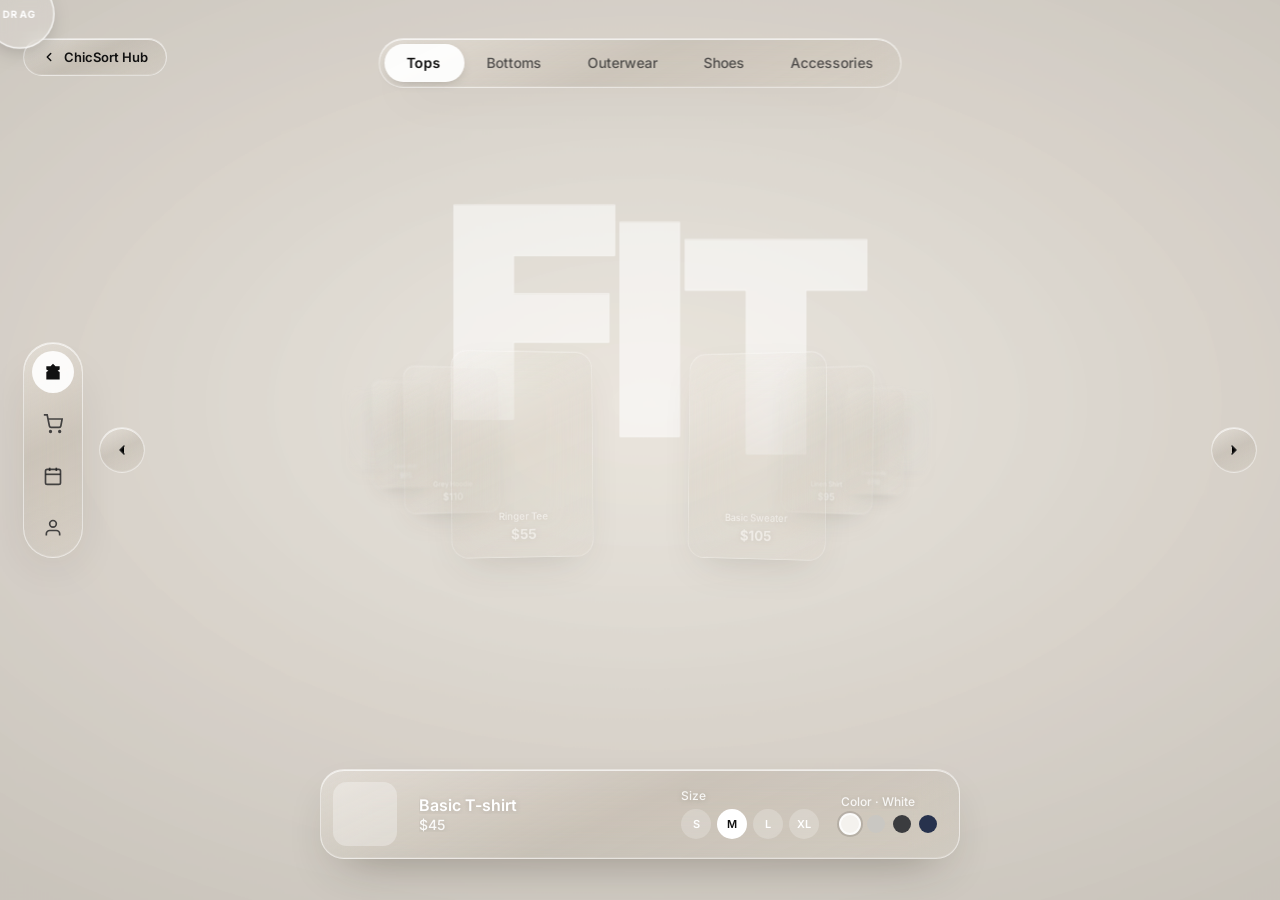
<file: virtualfit.html>
<!DOCTYPE html>
<html lang="en">
<head>
  <meta charset="UTF-8">
  <title>VirtualFit: Spatial Try-On</title>
  <meta name="viewport" content="width=device-width,initial-scale=1">
  <link rel="preconnect" href="https://fonts.googleapis.com">
  <link rel="preconnect" href="https://fonts.gstatic.com" crossorigin>
  <link href="https://fonts.googleapis.com/css2?family=Inter:wght@400;500;600;700;800;900&display=swap" rel="stylesheet">
  <style>
    :root {
      --ease: cubic-bezier(.2,.8,.2,1);
      --sans: "Inter", system-ui, -apple-system, sans-serif;
      --MH: min(78vh, 62vw);
      --CW: 170px;
      --room: url('https://images.higgs.ai/?default=1&output=webp&url=https%3A%2F%2Fd8j0ntlcm91z4.cloudfront.net%2Fuser_38xzZboKViGWJOttwIXH07lWA1P%2Fhf_20261104_080623_c94c85a3-23d5-4a0c-afff-41be1b5b8191.png&w=2400&q=85');
      --model: url('https://images.higgs.ai/?default=1&output=webp&url=https%3A%2F%2Fd8j0ntlcm91z4.cloudfront.net%2Fuser_38xzZboKViGWJOttwIXH07lWA1P%2Fhf_20261104_080717_e02cb856-b812-4c9b-9b86-8a741c7f65eb.png&w=2688&q=85');
      --garm: url('https://images.higgs.ai/?default=1&output=webp&url=https%3A%2F%2Fd8j0ntlcm91z4.cloudfront.net%2Fuser_38xzZboKViGWJOttwIXH07lWA1P%2Fhf_20261104_080719_f5a4cca2-cf42-4957-ab3b-ddec34d2b71a.png&w=2048&q=85');
    }

    @media (max-width: 767px) {
      :root {
        --MH: min(62vh, 128vw);
      }
    }

    * {
      box-sizing: border-box;
      margin: 0;
      padding: 0;
    }

    html, body {
      height: 100%;
      width: 100%;
    }

    body {
      background: #e9e4dc;
      color: #fff;
      font-family: var(--sans);
      overflow: hidden;
      -webkit-font-smoothing: antialiased;
      -moz-osx-font-smoothing: grayscale;
      user-select: none;
      -webkit-user-select: none;
    }

    button {
      font: inherit;
      color: inherit;
      background: none;
      border: none;
      outline: none;
      cursor: pointer;
    }

    @media (pointer: fine) {
      html, body, button, a {
        cursor: none !important;
      }
    }

    /* 3. Glass Material */
    .glass {
      background: linear-gradient(155deg, rgba(250,248,245,.30), rgba(150,144,136,.20) 48%, rgba(205,200,192,.24));
      backdrop-filter: blur(22px) saturate(1.5);
      -webkit-backdrop-filter: blur(22px) saturate(1.5);
      border: 1px solid rgba(255,255,255,.5);
      box-shadow: inset 0 1px 0 rgba(255,255,255,.7), inset 0 -1px 0 rgba(255,255,255,.12), 0 20px 50px -24px rgba(40,30,20,.45);
    }

    /* 1. Room background */
    .room {
      position: fixed;
      inset: -3%;
      z-index: 1;
      pointer-events: none;
      background: var(--room) center / cover no-repeat;
      filter: blur(2.5px) saturate(1.05);
      transform: scale(1.08);
      will-change: transform;
    }

    .room::after {
      content: '';
      position: absolute;
      inset: 0;
      background: radial-gradient(70% 60% at 50% 45%, rgba(255,252,246,.10), rgba(40,30,20,.16));
    }

    /* 2. Ghost FIT word */
    .ghost {
      position: fixed;
      left: 50%;
      top: calc(50% - var(--MH) * .42);
      transform: translate(-50%, 0);
      z-index: 2;
      pointer-events: none;
      white-space: nowrap;
      font-family: var(--sans);
      font-weight: 900;
      font-size: calc(var(--MH) * .42);
      line-height: .8;
      letter-spacing: -.04em;
      color: rgba(255,255,255,.3);
      -webkit-text-stroke: 1px rgba(255,255,255,.35);
      text-shadow: 0 1px 0 rgba(255,255,255,.35);
      will-change: transform;
    }

    .ghost span {
      display: inline-block;
      will-change: transform;
    }

    /* Back to ChicSort Pill */
    .back-btn {
      position: fixed;
      left: max(18px, 1.8vw);
      top: 4.2vh;
      z-index: 40;
      height: 38px;
      padding: 0 18px;
      border-radius: 999px;
      display: flex;
      align-items: center;
      gap: 8px;
      font-family: var(--sans);
      font-weight: 600;
      font-size: 13px;
      color: #111;
      text-decoration: none;
      transition: transform .2s var(--ease), background .2s;
    }
    .back-btn:hover {
      transform: scale(1.04);
    }
    .back-btn svg {
      width: 14px;
      height: 14px;
    }

    /* 4. Tabs */
    .tabs {
      position: fixed;
      left: 50%;
      transform: translateX(-50%);
      top: 4.2vh;
      z-index: 30;
      padding: 5px;
      border-radius: 999px;
      display: flex;
      align-items: center;
      gap: 2px;
    }

    .tab-pill {
      position: absolute;
      left: 0;
      top: 5px;
      height: calc(100% - 10px);
      border-radius: 999px;
      background: rgba(255,255,255,.92);
      box-shadow: 0 4px 14px -6px rgba(0,0,0,.3);
      pointer-events: none;
      transition: transform .6s var(--ease), width .6s var(--ease);
      z-index: 1;
    }

    .tab-btn {
      height: 38px;
      padding: 0 22px;
      font-family: var(--sans);
      font-weight: 500;
      font-size: 14px;
      color: rgba(30,30,32,.72);
      position: relative;
      z-index: 2;
      border-radius: 999px;
      transition: color .3s;
      white-space: nowrap;
    }

    .tab-btn.active {
      color: #111;
      font-weight: 600;
    }

    /* 5. Rail */
    .rail {
      position: fixed;
      left: max(18px, 1.8vw);
      top: 50%;
      transform: translateY(-50%);
      z-index: 30;
      padding: 8px;
      border-radius: 999px;
      display: flex;
      flex-direction: column;
      gap: 10px;
      align-items: center;
    }

    .rail-btn {
      width: 42px;
      height: 42px;
      border-radius: 50%;
      display: flex;
      align-items: center;
      justify-content: center;
      position: relative;
      color: rgba(30,30,32,.8);
      transition: background .25s, color .25s;
    }

    .rail-btn svg {
      width: 20px;
      height: 20px;
      stroke-width: 2;
    }

    .rail-btn:hover {
      background: rgba(255,255,255,.35);
    }

    .rail-btn.active {
      background: rgba(255,255,255,.9);
      color: #111;
    }

    /* 6. Stage & Arc */
    .stage {
      position: fixed;
      inset: 0;
      z-index: 10;
      touch-action: pan-y;
      overflow: hidden;
    }

    .arc {
      position: absolute;
      left: 50%;
      top: 50%;
      width: 0;
      height: 0;
    }

    .card {
      position: absolute;
      width: var(--CW);
      height: calc(var(--CW) * 1.42);
      left: calc(var(--CW) * -0.5);
      top: calc(var(--CW) * -0.71);
      border-radius: 22px;
      overflow: hidden;
      will-change: transform, opacity, filter;
      transform-origin: 50% 50%;
      cursor: pointer;
    }

    .card .g {
      position: absolute;
      left: 8%;
      right: 8%;
      top: 5%;
      height: 66%;
      filter: drop-shadow(0 14px 14px rgba(40,30,20,.22));
      background-image: var(--garm);
      background-size: 320% 212.5%;
      pointer-events: none;
    }

    .card .name {
      position: absolute;
      left: 0;
      right: 0;
      bottom: 17%;
      font-weight: 500;
      font-size: calc(var(--CW) * .068);
      text-align: center;
      color: #fff;
      text-shadow: 0 1px 8px rgba(0,0,0,.18);
      pointer-events: none;
    }

    .card .price {
      position: absolute;
      left: 0;
      right: 0;
      bottom: 7%;
      font-weight: 700;
      font-size: calc(var(--CW) * .095);
      text-align: center;
      color: #fff;
      text-shadow: 0 1px 8px rgba(0,0,0,.18);
      pointer-events: none;
    }

    .card .sheen {
      position: absolute;
      inset: 0;
      background: linear-gradient(105deg, transparent 40%, rgba(255,255,255,.5) 50%, transparent 60%);
      transform: translateX(-100%);
      pointer-events: none;
    }

    /* 7. Model */
    .model {
      position: fixed;
      left: 50%;
      transform: translateX(-50%);
      bottom: 0;
      height: var(--MH);
      aspect-ratio: 524 / 1360;
      z-index: 50;
      pointer-events: none;
      overflow: visible;
    }

    #mCur, #mNext {
      position: absolute;
      inset: 0;
      background-image: var(--model);
      background-size: 513% 111.76%;
      background-position-y: 100%;
      will-change: clip-path, transform;
    }

    #mCur {
      opacity: 0;
    }

    #mNext {
      clip-path: inset(0 0 100% 0);
    }

    .model .grid {
      position: absolute;
      inset: 0;
      background: repeating-linear-gradient(0deg, transparent 0 5px, rgba(255,255,255,.22) 5px 6px);
      mix-blend-mode: screen;
      pointer-events: none;
      clip-path: inset(0 0 100% 0);
      will-change: clip-path;
    }

    .model .scan {
      position: absolute;
      left: -14%;
      width: 128%;
      height: 2px;
      top: 0;
      background: linear-gradient(to right, transparent, #fff 18%, #fff 82%, transparent);
      box-shadow: 0 0 18px 4px rgba(255,255,255,.75), 0 0 60px 10px rgba(190,225,255,.45);
      opacity: 0;
      pointer-events: none;
      will-change: top, transform, opacity;
    }

    .model .scan::after {
      content: '';
      position: absolute;
      left: 0;
      right: 0;
      bottom: 2px;
      height: calc(var(--MH) * .12);
      background: linear-gradient(to top, rgba(220,238,255,.32), transparent);
      pointer-events: none;
    }

    /* 8. Arrows */
    .arrow-btn {
      position: fixed;
      top: 50%;
      transform: translateY(-50%);
      z-index: 30;
      width: 46px;
      height: 46px;
      border-radius: 50%;
      display: flex;
      align-items: center;
      justify-content: center;
      color: #222;
      transition: transform .2s var(--ease), background .25s;
    }

    .arrow-btn:hover {
      transform: translateY(-50%) scale(1.08);
    }

    .arrow-btn svg {
      width: 16px;
      height: 16px;
      stroke: #222;
      stroke-width: 2.2;
      stroke-linecap: round;
      stroke-linejoin: round;
    }

    .arrow-prev {
      left: calc(max(18px, 1.8vw) + 76px);
    }

    .arrow-next {
      right: max(18px, 1.8vw);
    }

    /* 9. Buy Card */
    .buy {
      position: fixed;
      left: 50%;
      transform: translateX(-50%);
      bottom: 4.6vh;
      z-index: 60;
      width: min(640px, calc(100vw - 32px));
      display: flex;
      align-items: center;
      gap: 22px;
      padding: 12px 22px 12px 12px;
      border-radius: 24px;
      color: #fff;
      text-shadow: 0 1px 6px rgba(0,0,0,.18);
    }

    .buy-thumb {
      width: 64px;
      height: 64px;
      border-radius: 14px;
      background: rgba(255,255,255,.3);
      position: relative;
      overflow: hidden;
      flex-shrink: 0;
    }

    .thumb-g {
      position: absolute;
      inset: 6px;
      background-image: var(--garm);
      background-size: 320% 212.5%;
      filter: drop-shadow(0 6px 6px rgba(40,30,20,.2));
      will-change: transform;
    }

    .buy-info {
      flex: 1;
      min-width: 0;
      display: flex;
      flex-direction: column;
      gap: 2px;
    }

    .ln {
      position: relative;
      height: 1.15em;
      overflow: hidden;
      display: block;
    }

    .ln > div {
      white-space: nowrap;
      text-overflow: ellipsis;
      overflow: hidden;
    }

    .buy-name {
      font-weight: 600;
      font-size: 16px;
      color: #fff;
    }

    .buy-price {
      font-weight: 500;
      font-size: 14px;
      color: rgba(255,255,255,.9);
    }

    .buy-group {
      display: flex;
      flex-direction: column;
      gap: 6px;
    }

    .group-label {
      font-size: 12px;
      font-weight: 500;
      color: rgba(255,255,255,.85);
      line-height: 1.15;
    }

    .size-chips {
      display: flex;
      gap: 6px;
    }

    .chip {
      width: 30px;
      height: 30px;
      border-radius: 50%;
      background: rgba(255,255,255,.22);
      color: #fff;
      display: inline-flex;
      align-items: center;
      justify-content: center;
      font-size: 11px;
      font-weight: 600;
      cursor: pointer;
      transition: transform .15s, background .25s, color .25s;
    }

    .chip:active {
      transform: scale(0.9);
    }

    .chip.active {
      background: #fff;
      color: #111;
    }

    .color-dots {
      display: flex;
      gap: 8px;
      align-items: center;
    }

    .dot {
      width: 18px;
      height: 18px;
      border-radius: 50%;
      cursor: pointer;
      transition: transform .2s, box-shadow .2s;
    }

    .dot.active {
      box-shadow: 0 0 0 2px rgba(255,255,255,.95), 0 0 0 4px rgba(0,0,0,.12);
    }

    /* 10. Cursor */
    .cur {
      width: 58px;
      height: 58px;
      position: fixed;
      top: 0;
      left: 0;
      z-index: 100;
      pointer-events: none;
      display: flex;
      align-items: center;
      justify-content: center;
      will-change: transform;
      opacity: 0;
      transition: opacity 0.25s ease;
    }

    @media (hover: none), (pointer: coarse) {
      .cur {
        display: none !important;
      }
    }

    .cur-ring {
      position: absolute;
      inset: 0;
      border-radius: 50%;
      border: 1.5px solid rgba(255,255,255,.95);
      background: rgba(255,255,255,.14);
      backdrop-filter: blur(6px);
      -webkit-backdrop-filter: blur(6px);
      box-shadow: 0 6px 20px -8px rgba(0,0,0,.35);
      transition: transform .5s var(--ease), background .5s var(--ease), border-color .5s var(--ease);
    }

    .cur-dot {
      width: 6px;
      height: 6px;
      border-radius: 50%;
      background: #fff;
      position: relative;
      z-index: 2;
      transition: opacity .4s var(--ease), transform .4s var(--ease);
    }

    .cur-text {
      position: absolute;
      font-family: var(--sans);
      font-weight: 700;
      font-size: 10px;
      letter-spacing: .12em;
      text-align: center;
      white-space: nowrap;
      opacity: 0;
      transform: scale(.7);
      transition: opacity .45s var(--ease), transform .45s var(--ease);
      z-index: 3;
    }

    .cur-text.try {
      color: #111;
    }

    .cur-text.drag {
      color: #fff;
    }

    /* Cursor states */
    .cur.is-try .cur-ring {
      transform: scale(1.5);
      background: rgba(255,255,255,.92);
    }
    .cur.is-try .cur-dot {
      opacity: 0;
      transform: scale(0);
    }
    .cur.is-try .cur-text.try {
      opacity: 1;
      transform: scale(1);
    }

    .cur.is-drag .cur-ring {
      transform: scale(1.2);
    }
    .cur.is-drag .cur-dot {
      opacity: 0;
      transform: scale(0);
    }
    .cur.is-drag .cur-text.drag {
      opacity: 1;
      transform: scale(1);
    }

    .cur.is-btn .cur-ring {
      transform: scale(0.6);
    }
    .cur.is-btn .cur-dot {
      opacity: 0;
      transform: scale(0);
    }

    .cur.is-down .cur-ring {
      transform: scale(1.05);
    }
    .cur.is-try.is-down .cur-ring {
      transform: scale(1.4);
    }
    .cur.is-drag.is-down .cur-ring {
      transform: scale(1.15);
    }

    /* 9. Phones (<=767px) */
    @media (max-width: 767px) {
      .tabs {
        top: 2vh;
        max-width: calc(100vw - 24px);
        overflow-x: auto;
        scrollbar-width: none;
      }
      .tabs::-webkit-scrollbar {
        display: none;
      }
      .tab-btn {
        height: 32px;
        padding: 0 13px;
        font-size: 12px;
      }
      .rail {
        left: 10px;
        top: auto;
        bottom: calc(4.6vh + 150px);
        transform: none;
      }
      .rail-btn {
        width: 34px;
        height: 34px;
      }
      .rail-btn svg {
        width: 16px;
        height: 16px;
      }
      .arrow-btn {
        display: none;
      }
      .buy {
        flex-wrap: wrap;
        gap: 12px;
        padding: 12px 16px;
        bottom: 2vh;
      }
      .buy-info {
        flex: 1 1 50%;
      }
      .back-btn {
        top: 2vh;
        padding: 0 12px;
        font-size: 11px;
        height: 32px;
      }
    }
  </style>
</head>
<body>

  <!-- Room Background -->
  <div class="room" id="room"></div>

  <!-- Ghost FIT Word -->
  <div class="ghost" id="ghost">
    <span>F</span><span>I</span><span>T</span>
  </div>

  <!-- Back to ChicSort Link -->
  <a href="index.html" class="glass back-btn" id="btn-back">
    <svg viewBox="0 0 24 24" fill="none" stroke="currentColor" stroke-width="2.5" stroke-linecap="round" stroke-linejoin="round">
      <polyline points="15 18 9 12 15 6"></polyline>
    </svg>
    <span>ChicSort Hub</span>
  </a>

  <!-- Top Category Tabs -->
  <nav class="tabs glass" id="tabs">
    <div class="tab-pill" id="tabPill"></div>
    <button class="tab-btn active" data-tab="0">Tops</button>
    <button class="tab-btn" data-tab="1">Bottoms</button>
    <button class="tab-btn" data-tab="2">Outerwear</button>
    <button class="tab-btn" data-tab="3">Shoes</button>
    <button class="tab-btn" data-tab="4">Accessories</button>
  </nav>

  <!-- Left Tool Rail -->
  <div class="rail glass" id="rail">
    <button class="rail-btn active" title="Virtual Wardrobe">
      <svg viewBox="0 0 24 24" fill="currentColor">
        <path d="M12 2L9 5H4v4l2.5 1.5L4 12v9h16v-9l-2.5-1.5L20 9V5h-5l-3-3z"/>
      </svg>
    </button>
    <button class="rail-btn" title="Cart">
      <svg viewBox="0 0 24 24" fill="none" stroke="currentColor">
        <circle cx="9" cy="21" r="1"/>
        <circle cx="20" cy="21" r="1"/>
        <path d="M1 1h4l2.68 13.39a2 2 0 0 0 2 1.61h9.72a2 2 0 0 0 2-1.61L23 6H6"/>
      </svg>
    </button>
    <button class="rail-btn" title="Calendar Log">
      <svg viewBox="0 0 24 24" fill="none" stroke="currentColor">
        <rect x="3" y="4" width="18" height="18" rx="2" ry="2"/>
        <line x1="16" y1="2" x2="16" y2="6"/>
        <line x1="8" y1="2" x2="8" y2="6"/>
        <line x1="3" y1="10" x2="21" y2="10"/>
      </svg>
    </button>
    <button class="rail-btn" title="User Profile">
      <svg viewBox="0 0 24 24" fill="none" stroke="currentColor">
        <path d="M20 21v-2a4 4 0 0 0-4-4H8a4 4 0 0 0-4 4v2"/>
        <circle cx="12" cy="7" r="4"/>
      </svg>
    </button>
  </div>

  <!-- Central Model with Scanline & Reveal Layers -->
  <div class="model" id="model">
    <div id="mCur"></div>
    <div id="mNext"></div>
    <div class="grid" id="mGrid"></div>
    <div class="scan" id="mScan"></div>
  </div>

  <!-- Navigation Arrows -->
  <button class="arrow-btn arrow-prev glass" id="btnPrev" aria-label="Previous Outfit">
    <svg viewBox="0 0 24 24">
      <polyline points="15 18 9 12 15 6"></polyline>
    </svg>
  </button>
  <button class="arrow-btn arrow-next glass" id="btnNext" aria-label="Next Outfit">
    <svg viewBox="0 0 24 24">
      <polyline points="9 18 15 12 9 6"></polyline>
    </svg>
  </button>

  <!-- 3D Arc Stage -->
  <div class="stage" id="stage">
    <div class="arc" id="arc"></div>
  </div>

  <!-- Buy Floating Glass Card -->
  <div class="buy glass" id="buyCard">
    <div class="buy-thumb">
      <div class="thumb-g" id="thumbG"></div>
    </div>
    <div class="buy-info">
      <div class="ln buy-name" id="nameContainer"></div>
      <div class="ln buy-price" id="priceContainer"></div>
    </div>
    <div class="buy-group">
      <span class="group-label">Size</span>
      <div class="size-chips" id="sizeChips">
        <button class="chip" data-size="S">S</button>
        <button class="chip active" data-size="M">M</button>
        <button class="chip" data-size="L">L</button>
        <button class="chip" data-size="XL">XL</button>
      </div>
    </div>
    <div class="buy-group">
      <div class="ln group-label" id="colorLabelContainer"></div>
      <div class="color-dots" id="colorDots"></div>
    </div>
  </div>

  <!-- Spatial Custom Cursor -->
  <div class="cur" id="cursor">
    <div class="cur-ring"></div>
    <div class="cur-dot"></div>
    <span class="cur-text try">TRY ON</span>
    <span class="cur-text drag">DRAG</span>
  </div>

  <script>
    // 3. Exact Data Array
    const ITEMS = [
      {n:"Basic T-shirt", p:45,  g:[1.14,3.06],  m:.37,   c:[["White","#f4f2ee"],["Ash","#c9c7c2"],["Charcoal","#3b3c3f"],["Navy","#27324d"]]},
      {n:"Basic Sweater", p:105, g:[49.7,1.39],  m:25.0,  c:[["White","#f6f4ef"],["Oat","#ddd3c2"],["Sage","#b9c2ae"],["Black","#1f1f21"]]},
      {n:"Linen Shirt",   p:95,  g:[98.2,3.33],  m:49.86, c:[["White","#f7f6f1"],["Sand","#d9ccb4"],["Sky","#bcd0e2"],["Olive","#717556"]]},
      {n:"Grey Hoodie",   p:110, g:[1.14,93.3],  m:74.77, c:[["Heather","#a9a9a8"],["Bone","#e6e1d6"],["Forest","#33463a"],["Black","#1f1f21"]]},
      {n:"Ringer Tee",    p:55,  g:[49.7,95.3],  m:99.35, c:[["White / Black","#f4f2ee"],["Cream / Navy","#efe6d3"],["Grey / Red","#c9c7c2"],["White / Green","#e9efe8"]]}
    ];

    // Reduced motion preference
    const prefersReducedMotion = window.matchMedia('(prefers-reduced-motion: reduce)').matches;

    // State Variables
    let pos = 0;
    let target = 0;
    let intro = prefersReducedMotion ? 1 : 0;
    let activeOutfitIdx = -1;
    let currentColorIdx = 0;
    let isDragging = false;
    let dragStartX = 0;
    let dragStartPos = 0;
    let lastDragX = 0;
    let lastDragTime = 0;
    let dragVelocity = 0;

    // Smoothed pointer for parallax & tilt
    let rawPointerX = 0.5;
    let rawPointerY = 0.5;
    let sx = 0;
    let sy = 0;

    // Cursor tracking
    let curX = window.innerWidth / 2;
    let curY = window.innerHeight / 2;
    let curTargetX = curX;
    let curTargetY = curY;
    let curMode = ''; // 'try', 'drag', 'btn'

    // DOM Elements
    const roomEl = document.getElementById('room');
    const ghostEl = document.getElementById('ghost');
    const ghostSpans = ghostEl.querySelectorAll('span');
    const arcEl = document.getElementById('arc');
    const mCur = document.getElementById('mCur');
    const mNext = document.getElementById('mNext');
    const mGrid = document.getElementById('mGrid');
    const mScan = document.getElementById('mScan');
    const thumbG = document.getElementById('thumbG');
    const nameContainer = document.getElementById('nameContainer');
    const priceContainer = document.getElementById('priceContainer');
    const colorLabelContainer = document.getElementById('colorLabelContainer');
    const colorDotsContainer = document.getElementById('colorDots');
    const cursorEl = document.getElementById('cursor');
    const tabPill = document.getElementById('tabPill');
    const stageEl = document.getElementById('stage');
    const btnPrev = document.getElementById('btnPrev');
    const btnNext = document.getElementById('btnNext');

    // 10 Cards in Arc (5 items duplicated for seamless looping)
    const cards = [];
    const seeds = Array.from({ length: 10 }, () => Math.random() * Math.PI * 2);

    for (let i = 0; i < 10; i++) {
      const item = ITEMS[i % 5];
      const card = document.createElement('div');
      card.className = 'card glass';
      card.innerHTML = `
        <div class="g" style="background-position:${item.g[0]}% ${item.g[1]}%"></div>
        <div class="name">${item.n}</div>
        <div class="price">$${item.p}</div>
        <div class="sheen"></div>
      `;
      arcEl.appendChild(card);
      cards.push(card);

      // Card hover sheen trigger
      if (!prefersReducedMotion) {
        card.addEventListener('mouseenter', () => {
          const sheen = card.querySelector('.sheen');
          if (sheen) {
            sheen.animate([
              { transform: 'translateX(-100%)' },
              { transform: 'translateX(100%)' }
            ], { duration: 1000, easing: 'cubic-bezier(.2,.8,.2,1)' });
          }
        });
      }

      // Card click
      card.addEventListener('click', (e) => {
        if (Math.abs(lastDragX - dragStartX) < 6) {
          // Bring clicked card to center
          target = Math.round(pos + (((i - pos + 5) % 10 + 10) % 10 - 5));
        }
      });
    }

    // Set Card Width Responsive
    function updateCardWidth() {
      const isPhone = window.innerWidth <= 767;
      const cw = isPhone 
        ? Math.min(window.innerWidth * 0.30, 170)
        : Math.min(window.innerWidth * 0.148, window.innerHeight * 0.33);
      document.documentElement.style.setProperty('--CW', `${cw}px`);
    }
    updateCardWidth();
    window.addEventListener('resize', updateCardWidth);

    // Initial Tab Pill Position
    function positionTabPill(tabBtn) {
      if (!tabBtn) return;
      tabPill.style.width = `${tabBtn.offsetWidth}px`;
      tabPill.style.transform = `translateX(${tabBtn.offsetLeft}px)`;
    }
    const initialActiveTab = document.querySelector('.tab-btn.active');
    setTimeout(() => positionTabPill(initialActiveTab), 50);

    // Tab clicks: slide pill & add 5 to target
    document.querySelectorAll('.tab-btn').forEach(btn => {
      btn.addEventListener('click', () => {
        document.querySelectorAll('.tab-btn').forEach(b => b.classList.remove('active'));
        btn.classList.add('active');
        positionTabPill(btn);
        target += 5; // do a full lap and land back on same garment
      });
    });

    // Arrow Buttons
    btnPrev.addEventListener('click', () => { target -= 1; });
    btnNext.addEventListener('click', () => { target += 1; });

    // Keyboard Arrow Keys
    window.addEventListener('keydown', (e) => {
      if (e.key === 'ArrowLeft') target -= 1;
      if (e.key === 'ArrowRight') target += 1;
    });

    // Mouse Wheel
    let wheelDeltaAccumulator = 0;
    let lastWheelStepTime = 0;
    window.addEventListener('wheel', (e) => {
      const now = performance.now();
      wheelDeltaAccumulator += (Math.abs(e.deltaX) > Math.abs(e.deltaY) ? e.deltaX : e.deltaY);
      if (Math.abs(wheelDeltaAccumulator) >= 60 && now - lastWheelStepTime >= 260) {
        target += Math.sign(wheelDeltaAccumulator);
        wheelDeltaAccumulator = 0;
        lastWheelStepTime = now;
      }
    }, { passive: true });

    // Stage Pointer Drag Handling
    stageEl.addEventListener('pointerdown', (e) => {
      if (e.target.closest('.card')) {
        // card may be clicked or dragged
      }
      isDragging = true;
      dragStartX = e.clientX;
      lastDragX = e.clientX;
      lastDragTime = performance.now();
      dragStartPos = pos;
      dragVelocity = 0;
      stageEl.setPointerCapture(e.pointerId);
    });

    stageEl.addEventListener('pointermove', (e) => {
      if (!isDragging) return;
      const now = performance.now();
      const dt = now - lastDragTime;
      const dx = e.clientX - lastDragX;
      if (dt > 0) {
        dragVelocity = dx / dt;
      }
      lastDragX = e.clientX;
      lastDragTime = now;

      const isPhone = window.innerWidth <= 767;
      const W = window.innerWidth;
      const xs1 = isPhone ? 0.36 * W : 0.215 * W;
      const totalDx = e.clientX - dragStartX;
      pos = dragStartPos - (totalDx / xs1);
    });

    function endDrag() {
      if (!isDragging) return;
      isDragging = false;
      target = Math.round(pos - dragVelocity * 3.2);
    }
    stageEl.addEventListener('pointerup', endDrag);
    stageEl.addEventListener('pointercancel', endDrag);

    // Global Pointer Coordinates for Cursor & Parallax
    window.addEventListener('pointermove', (e) => {
      if (cursorEl) cursorEl.style.opacity = '1';
      curTargetX = e.clientX;
      curTargetY = e.clientY;
      rawPointerX = e.clientX / window.innerWidth;
      rawPointerY = e.clientY / window.innerHeight;

      // Determine Cursor Mode
      const targetEl = e.target;
      if (targetEl.closest('button, a, .chip, .dot, .tab-btn, .rail-btn')) {
        curMode = 'btn';
      } else if (targetEl.closest('.card')) {
        curMode = 'try';
      } else if (isDragging || targetEl.closest('.stage')) {
        curMode = 'drag';
      } else {
        curMode = '';
      }
    });

    window.addEventListener('pointerdown', () => cursorEl.classList.add('is-down'));
    window.addEventListener('pointerup', () => cursorEl.classList.remove('is-down'));

    // Buy Card Rolling Text Update
    function rollText(container, newText) {
      const oldEl = container.firstElementChild;
      if (oldEl && oldEl.textContent === newText) return;

      const newEl = document.createElement('div');
      newEl.textContent = newText;
      newEl.style.position = 'absolute';
      newEl.style.left = '0';
      newEl.style.top = '0';
      newEl.style.width = '100%';
      newEl.style.transform = 'translateY(110%)';
      container.appendChild(newEl);

      if (prefersReducedMotion) {
        if (oldEl) oldEl.remove();
        newEl.style.position = 'relative';
        newEl.style.transform = 'none';
        return;
      }

      if (oldEl) {
        oldEl.animate(
          [{ transform: 'translateY(0)' }, { transform: 'translateY(-110%)' }],
          { duration: 620, easing: 'cubic-bezier(.2,.8,.2,1)', fill: 'forwards' }
        ).onfinish = () => oldEl.remove();
      }

      newEl.animate(
        [{ transform: 'translateY(110%)' }, { transform: 'translateY(0)' }],
        { duration: 620, easing: 'cubic-bezier(.2,.8,.2,1)', fill: 'forwards' }
      );
    }

    // Size Chips Click Handling
    document.getElementById('sizeChips').querySelectorAll('.chip').forEach(chip => {
      chip.addEventListener('click', () => {
        document.querySelectorAll('.chip').forEach(c => c.classList.remove('active'));
        chip.classList.add('active');
      });
    });

    // Active animations tracking
    let activeScanAnimations = [];

    // 6. Try-On Scan Function (950 ms)
    function runTryOn(itemIndex) {
      activeOutfitIdx = itemIndex;
      const item = ITEMS[itemIndex];

      // 1. Update Buy Card
      rollText(nameContainer, item.n);
      rollText(priceContainer, `$${item.p}`);

      // Thumbnail jump & animate
      thumbG.style.backgroundPosition = `${item.g[0]}% ${item.g[1]}%`;
      if (!prefersReducedMotion) {
        thumbG.animate(
          [{ transform: 'translateY(70%) scale(.8)' }, { transform: 'translateY(0) scale(1)' }],
          { duration: 650, easing: 'cubic-bezier(.2,.8,.2,1)' }
        );
      }

      // Rebuild Color Dots
      colorDotsContainer.innerHTML = '';
      currentColorIdx = 0;
      rollText(colorLabelContainer, `Color · ${item.c[0][0]}`);

      item.c.forEach(([colorName, colorHex], cIdx) => {
        const dot = document.createElement('div');
        dot.className = `dot ${cIdx === 0 ? 'active' : ''}`;
        dot.style.background = colorHex;
        dot.addEventListener('click', () => {
          colorDotsContainer.querySelectorAll('.dot').forEach(d => d.classList.remove('active'));
          dot.classList.add('active');
          rollText(colorLabelContainer, `Color · ${colorName}`);
        });
        colorDotsContainer.appendChild(dot);
      });

      // Reduced motion bypass
      if (prefersReducedMotion) {
        mCur.style.backgroundPositionX = `${item.m}%`;
        mCur.style.opacity = '1';
        return;
      }

      // 2. Cancel running animations
      activeScanAnimations.forEach(anim => {
        try { anim.cancel(); } catch (err) {}
      });
      activeScanAnimations = [];

      // 3. Set #mNext crop
      mNext.style.backgroundPositionX = `${item.m}%`;

      // Animation 1: #mNext clip (950ms)
      const animNext = mNext.animate(
        [{ clipPath: 'inset(0 0 100% 0)' }, { clipPath: 'inset(0 0 0% 0)' }],
        { duration: 950, easing: 'cubic-bezier(.65,0,.35,1)', fill: 'forwards' }
      );

      // Animation 2: .grid clip (1092ms)
      const animGrid = mGrid.animate(
        [
          { clipPath: 'inset(0 0 100% 0)' },
          { clipPath: 'inset(0 0 0 0)', offset: 0.5 },
          { clipPath: 'inset(100% 0 0 0)' }
        ],
        { duration: 1092, easing: 'cubic-bezier(.65,0,.35,1)', fill: 'forwards' }
      );

      // Animation 3: .scan line (950ms)
      const animScan = mScan.animate(
        [
          { top: '0%', transform: 'scaleX(0.2)', opacity: 0 },
          { top: '6%', transform: 'scaleX(1)', opacity: 1, offset: 0.08 },
          { top: '94%', transform: 'scaleX(1)', opacity: 1, offset: 0.92 },
          { top: '100%', transform: 'scaleX(0.2)', opacity: 0 }
        ],
        { duration: 950, easing: 'cubic-bezier(.65,0,.35,1)', fill: 'forwards' }
      );

      // Animation 4: #mNext settle (1250ms)
      const animSettle = mNext.animate(
        [{ transform: 'scale(1.012)' }, { transform: 'scale(1)' }],
        { duration: 1250, easing: 'ease-out', fill: 'forwards' }
      );

      activeScanAnimations = [animNext, animGrid, animScan, animSettle];

      animNext.onfinish = () => {
        mCur.style.backgroundPositionX = `${item.m}%`;
        mCur.style.opacity = '1';
        mNext.style.clipPath = 'inset(0 0 100% 0)';
        activeScanAnimations.forEach(a => {
          try { a.cancel(); } catch (err) {}
        });
        activeScanAnimations = [];
      };
    }

    // 5. Arc Maths & Animation Loop (Every Frame)
    function loop(time) {
      const t = time * 0.001;

      // Spring physics toward target
      if (!isDragging) {
        if (prefersReducedMotion) {
          pos = target;
        } else {
          pos += (target - pos) * 0.11;
        }
      }

      // Smooth pointer offsets in [-.5, .5]
      const targetSx = rawPointerX - 0.5;
      const targetSy = rawPointerY - 0.5;
      sx += (targetSx - sx) * 0.06;
      sy += (targetSy - sy) * 0.06;

      // Cursor follower
      curX += (curTargetX - curX) * 0.22;
      curY += (curTargetY - curY) * 0.22;
      cursorEl.style.transform = `translate3d(${curX - 29}px, ${curY - 29}px, 0)`;

      // Cursor mode classes
      cursorEl.className = 'cur' + (curMode ? ` is-${curMode}` : '');

      // Intro progression
      if (!prefersReducedMotion && intro < 1) {
        intro += 0.012;
        if (intro > 1) intro = 1;
      }
      const ie = prefersReducedMotion ? 1 : (1 - Math.pow(1 - intro, 3));

      // Parallax
      roomEl.style.transform = `translate3d(${-sx * 22}px, ${-sy * 14}px, 0) scale(${1.08 - 0.03 * ie})`;
      ghostEl.style.transform = `translate(calc(-50% - ${sx * 40}px), ${-sy * 16}px)`;
      ghostSpans.forEach((span, k) => {
        span.style.transform = `translateY(${(1 - ie) * (60 + 30 * k)}px)`;
      });

      // Responsive Table XS
      const isPhone = window.innerWidth <= 767;
      const W = window.innerWidth;
      const H = window.innerHeight;
      const XS = isPhone
        ? [0, .36, .5, .56, .6, .62].map(v => v * W)
        : [0, .215, .345, .432, .49, .52].map(v => v * W);

      function xAt(a) {
        if (a <= 0) return XS[0];
        const idx = Math.min(Math.floor(a), XS.length - 2);
        const frac = a - idx;
        return XS[idx] + (XS[idx + 1] - XS[idx]) * frac;
      }

      // Render 10 Cards
      for (let i = 0; i < 10; i++) {
        const card = cards[i];
        const u = ((i - pos + 5) % 10 + 10) % 10 - 5;
        const a = Math.abs(u);
        const sg = Math.sign(u) || 1;

        const x = sg * xAt(a) * ie;

        let s, z, opacity, ry, blur;
        if (a < 1) {
          s = 0.55 + 0.45 * a;
          z = -260 * (1 - a);
          opacity = a;
          ry = -sg * 16 * a;
          blur = 0;
        } else {
          s = 1 / (1 + 0.3 * Math.pow(a - 1, 1.15));
          z = -110 * (a - 1);
          ry = -sg * (16 + 9 * Math.min(2, a - 1));
          blur = Math.max(0, a - 1.6) * 2.4;
          opacity = 1;
        }

        if (a > 3.4) {
          opacity = Math.max(0, 1 - (a - 3.4) / 0.8);
        }

        const bob = prefersReducedMotion ? 0 : (Math.sin(t * 1.1 + seeds[i]) * H * 0.006 * Math.min(1, a));
        const y = bob - (1 - s) * H * 0.04;

        ry += sx * 10;

        card.style.transform = `translate(${x}px, ${y}px) perspective(1300px) translateZ(${z}px) rotateY(${ry}deg) rotateX(${-sy * 6}deg) scale(${s * (0.6 + 0.4 * ie)})`;
        card.style.filter = (blur > 0.05 && !prefersReducedMotion) ? `blur(${blur}px)` : 'none';
        card.style.zIndex = a < 1 ? 1 : Math.round(100 - 10 * a);
        card.style.opacity = (opacity * ie).toFixed(3);
        card.style.display = (opacity * ie < 0.01) ? 'none' : 'block';
      }

      // Settle check
      if (!isDragging && Math.abs(target - pos) < 0.02) {
        const itemIdx = ((Math.round(target) % 5) + 5) % 5;
        if (itemIdx !== activeOutfitIdx) {
          runTryOn(itemIdx);
        }
      }

      requestAnimationFrame(loop);
    }

    // Launch RAF Loop
    requestAnimationFrame(loop);
  </script>
</body>
</html>
</file>
